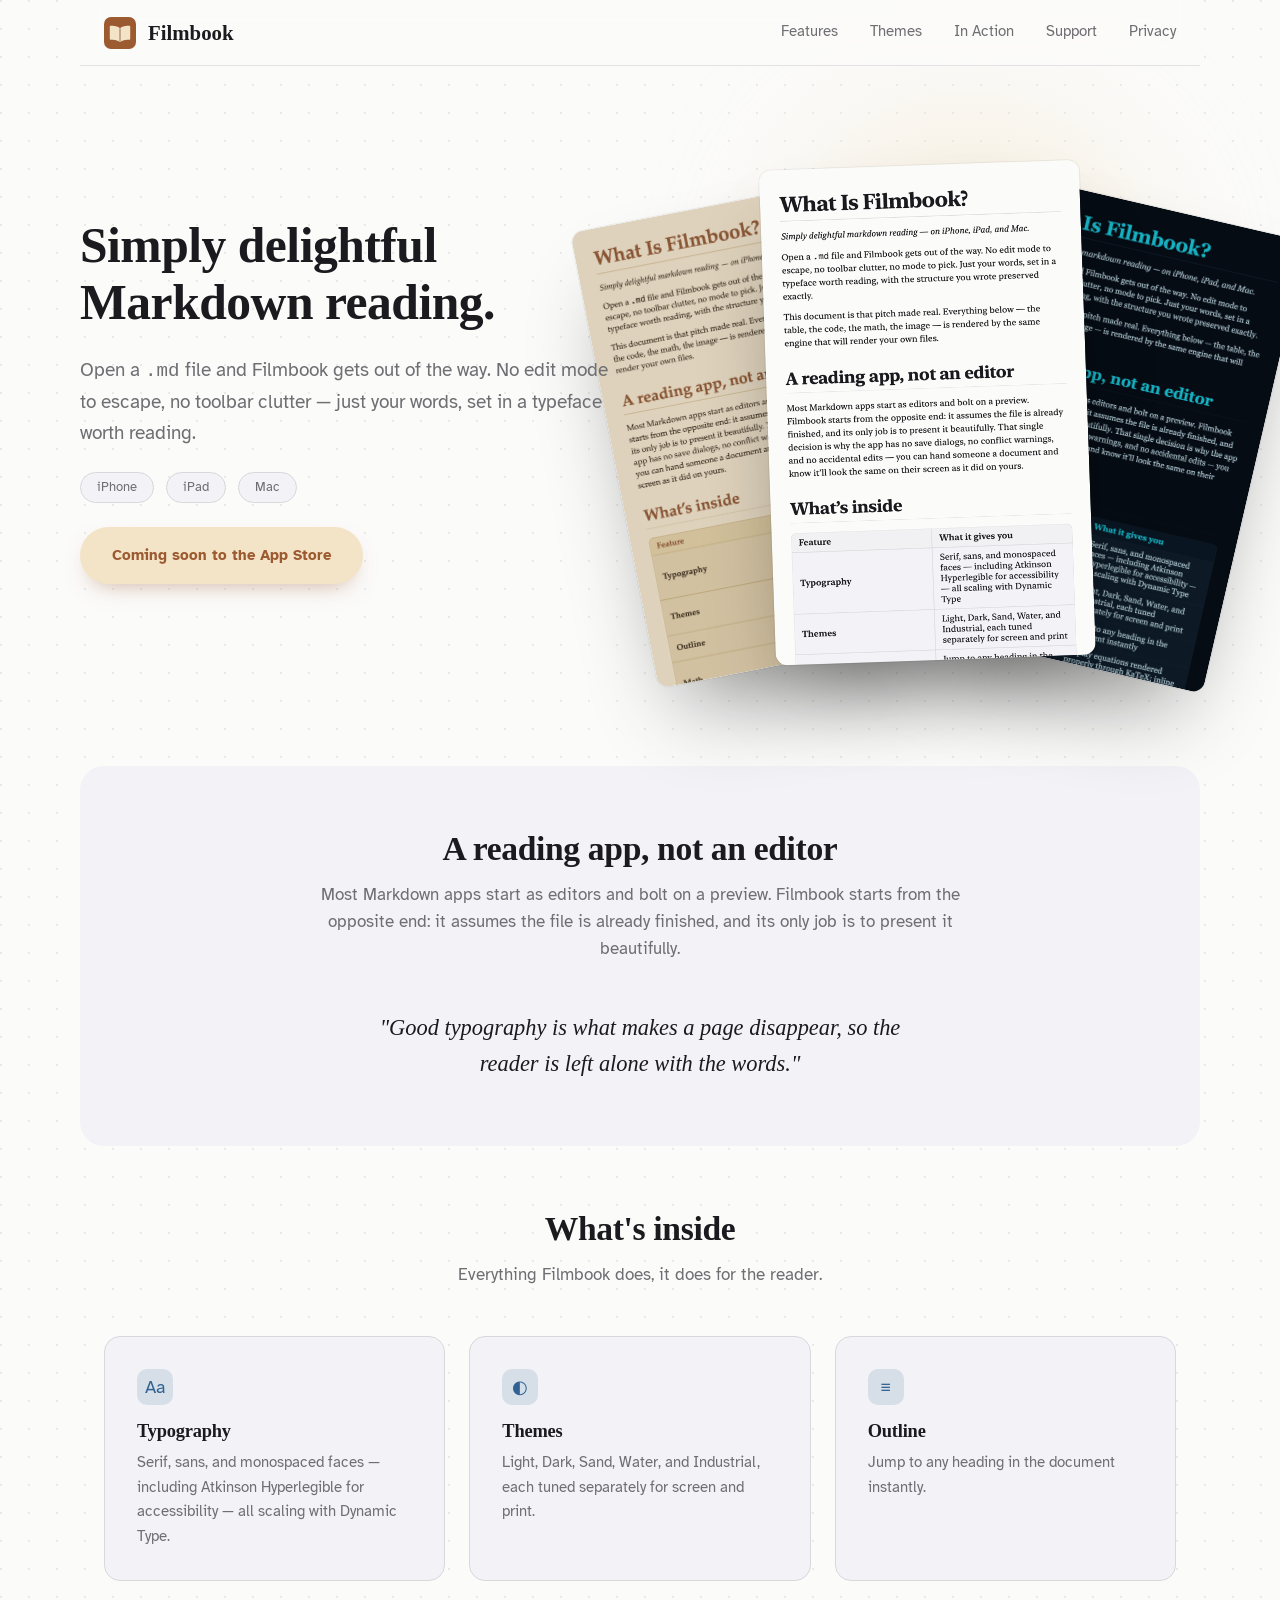
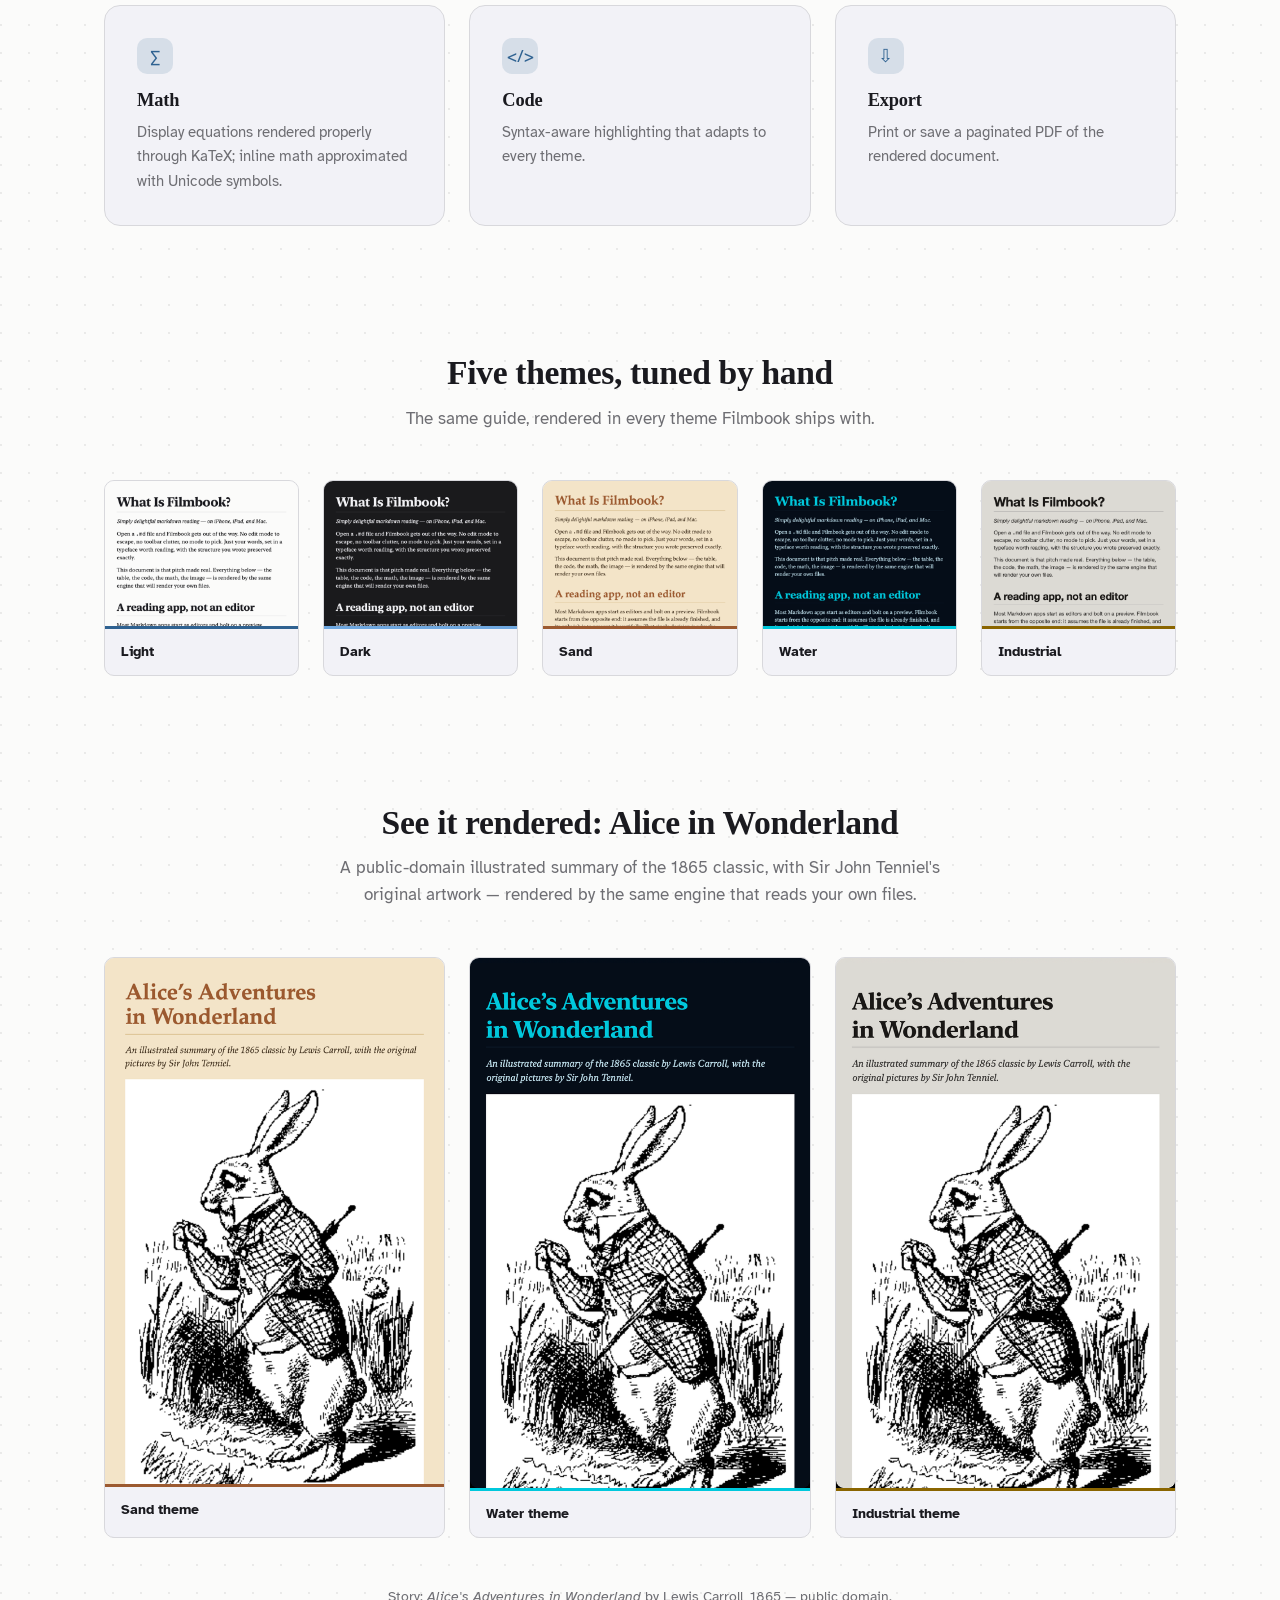
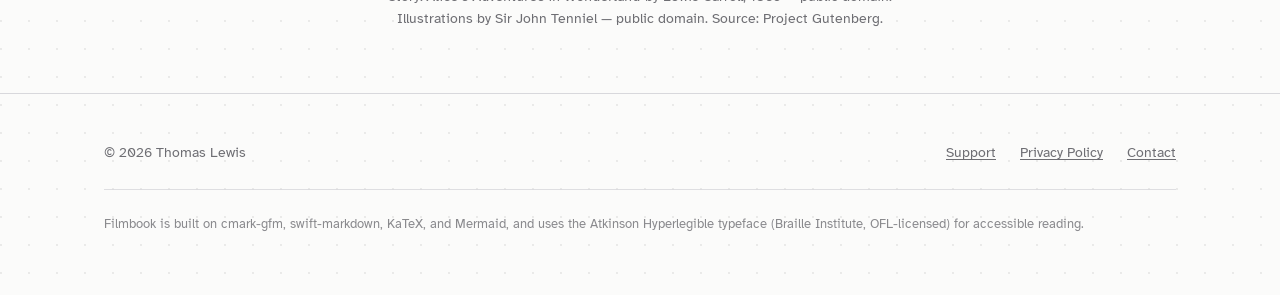
<file: index.html>
<!doctype html>
<html lang="en">
<head>
<meta charset="utf-8">
<meta name="viewport" content="width=device-width, initial-scale=1">
<title>Filmbook — Simply delightful Markdown reading</title>
<meta name="description" content="Filmbook is a read-only Markdown viewer for iPhone, iPad, and Mac. Open a .md file and read it beautifully — themes, typography, math, code, and print/PDF export, with no edit mode and no data collection.">

<link rel="icon" type="image/svg+xml" href="assets/img/icon-mark.svg">
<link rel="icon" type="image/png" sizes="32x32" href="assets/img/favicon-32.png">
<link rel="icon" type="image/png" sizes="16x16" href="assets/img/favicon-16.png">
<link rel="apple-touch-icon" href="assets/img/apple-touch-icon.png">

<meta property="og:title" content="Filmbook — Simply delightful Markdown reading">
<meta property="og:description" content="A read-only Markdown viewer for iPhone, iPad, and Mac. Themes, typography, math, code, and print/PDF export — no edit mode, no data collection.">
<meta property="og:image" content="assets/img/social-preview.png">
<meta property="og:type" content="website">
<meta name="twitter:card" content="summary_large_image">

<link rel="stylesheet" href="assets/css/style.css">
</head>
<body>

<header class="wrap site-header">
  <a class="brand" href="index.html">
    <img src="assets/img/icon-mark.svg" alt="">
    <span class="brand-name">Filmbook</span>
  </a>
  <nav class="site-nav">
    <a href="#features">Features</a>
    <a href="#themes">Themes</a>
    <a href="#alice">In Action</a>
    <a href="support.html">Support</a>
    <a href="privacy.html">Privacy</a>
  </nav>
</header>

<main>
  <section class="wrap hero">
    <div class="hero-copy">
      <h1>Simply delightful Markdown reading.</h1>
      <p class="lede">Open a <code>.md</code> file and Filmbook gets out of the way. No edit mode to escape, no toolbar clutter — just your words, set in a typeface worth reading.</p>
      <div class="platforms">
        <span class="platform-pill">iPhone</span>
        <span class="platform-pill">iPad</span>
        <span class="platform-pill">Mac</span>
      </div>
      <span class="coming-soon">Coming soon to the App Store</span>
    </div>
    <div class="hero-art">
      <div class="page-card back-left">
        <img src="assets/img/screenshots/mac-sand.png" alt="Filmbook rendering the What Is Filmbook guide, in the Sand theme">
      </div>
      <div class="page-card back-right">
        <img src="assets/img/screenshots/mac-water.png" alt="Filmbook rendering the What Is Filmbook guide, in the Water theme">
      </div>
      <div class="page-card front">
        <img src="assets/img/screenshots/mac-light.png" alt="Filmbook rendering the What Is Filmbook guide, in the Light theme">
      </div>
    </div>
  </section>

  <section class="wrap philosophy reveal">
    <div class="section-head">
      <h2>A reading app, not an editor</h2>
      <p>Most Markdown apps start as editors and bolt on a preview. Filmbook starts from the opposite end: it assumes the file is already finished, and its only job is to present it beautifully.</p>
    </div>
    <blockquote>"Good typography is what makes a page disappear, so the reader is left alone with the words."</blockquote>
  </section>

  <section class="wrap" id="features">
    <div class="section-head reveal">
      <h2>What's inside</h2>
      <p>Everything Filmbook does, it does for the reader.</p>
    </div>
    <div class="feature-grid">
      <div class="feature-card reveal">
        <div class="feature-icon" aria-hidden="true">Aa</div>
        <h3>Typography</h3>
        <p>Serif, sans, and monospaced faces — including Atkinson Hyperlegible for accessibility — all scaling with Dynamic Type.</p>
      </div>
      <div class="feature-card reveal">
        <div class="feature-icon" aria-hidden="true">◐</div>
        <h3>Themes</h3>
        <p>Light, Dark, Sand, Water, and Industrial, each tuned separately for screen and print.</p>
      </div>
      <div class="feature-card reveal">
        <div class="feature-icon" aria-hidden="true">≡</div>
        <h3>Outline</h3>
        <p>Jump to any heading in the document instantly.</p>
      </div>
      <div class="feature-card reveal">
        <div class="feature-icon" aria-hidden="true">∑</div>
        <h3>Math</h3>
        <p>Display equations rendered properly through KaTeX; inline math approximated with Unicode symbols.</p>
      </div>
      <div class="feature-card reveal">
        <div class="feature-icon" aria-hidden="true">&lt;/&gt;</div>
        <h3>Code</h3>
        <p>Syntax-aware highlighting that adapts to every theme.</p>
      </div>
      <div class="feature-card reveal">
        <div class="feature-icon" aria-hidden="true">⇩</div>
        <h3>Export</h3>
        <p>Print or save a paginated PDF of the rendered document.</p>
      </div>
    </div>
  </section>

  <section class="wrap" id="themes">
    <div class="section-head reveal">
      <h2>Five themes, tuned by hand</h2>
      <p>The same guide, rendered in every theme Filmbook ships with.</p>
    </div>
    <div class="theme-gallery">
      <figure class="theme-card reveal" style="--card-accent:#2F6291">
        <div class="theme-shot-wrap"><img src="assets/img/screenshots/mac-light.png" alt="Light theme"></div>
        <figcaption>Light</figcaption>
      </figure>
      <figure class="theme-card reveal" style="--card-accent:#6FA8E0">
        <div class="theme-shot-wrap"><img src="assets/img/screenshots/mac-dark.png" alt="Dark theme"></div>
        <figcaption>Dark</figcaption>
      </figure>
      <figure class="theme-card reveal" style="--card-accent:#9C5A30">
        <div class="theme-shot-wrap"><img src="assets/img/screenshots/mac-sand.png" alt="Sand theme"></div>
        <figcaption>Sand</figcaption>
      </figure>
      <figure class="theme-card reveal" style="--card-accent:#00C8DC">
        <div class="theme-shot-wrap"><img src="assets/img/screenshots/mac-water.png" alt="Water theme"></div>
        <figcaption>Water</figcaption>
      </figure>
      <figure class="theme-card reveal" style="--card-accent:#8A6500">
        <div class="theme-shot-wrap"><img src="assets/img/screenshots/mac-industrial.png" alt="Industrial theme"></div>
        <figcaption>Industrial</figcaption>
      </figure>
    </div>
  </section>

  <section class="wrap alice reveal" id="alice">
    <div class="section-head">
      <h2>See it rendered: Alice in Wonderland</h2>
      <p>A public-domain illustrated summary of the 1865 classic, with Sir John Tenniel's original artwork — rendered by the same engine that reads your own files.</p>
    </div>
    <div class="alice-grid">
      <figure style="--card-accent:#9C5A30">
        <img src="assets/img/screenshots/mac-alice-sand.png" alt="Alice in Wonderland rendered in Filmbook's Sand theme, showing the White Rabbit illustration">
        <figcaption>Sand theme</figcaption>
      </figure>
      <figure style="--card-accent:#00C8DC">
        <img src="assets/img/screenshots/mac-alice-water.png" alt="Alice in Wonderland rendered in Filmbook's Water theme, showing the White Rabbit illustration">
        <figcaption>Water theme</figcaption>
      </figure>
      <figure style="--card-accent:#8A6500">
        <img src="assets/img/screenshots/mac-alice-industrial.png" alt="Alice in Wonderland rendered in Filmbook's Industrial theme, showing the White Rabbit illustration">
        <figcaption>Industrial theme</figcaption>
      </figure>
    </div>
    <p class="alice-credit">Story: <em>Alice's Adventures in Wonderland</em> by Lewis Carroll, 1865 — public domain. Illustrations by Sir John Tenniel — public domain. Source: Project Gutenberg.</p>
  </section>
</main>

<footer class="site-footer">
  <div class="wrap">
    <div class="footer-grid">
      <span>© 2026 Thomas Lewis</span>
      <nav class="footer-links">
        <a href="support.html">Support</a>
        <a href="privacy.html">Privacy Policy</a>
        <a href="mailto:theseattlegang@gmail.com">Contact</a>
      </nav>
    </div>
    <p class="credits">Filmbook is built on cmark-gfm, swift-markdown, KaTeX, and Mermaid, and uses the Atkinson Hyperlegible typeface (Braille Institute, OFL-licensed) for accessible reading.</p>
  </div>
</footer>

<script src="assets/js/reveal.js"></script>
</body>
</html>
</file>
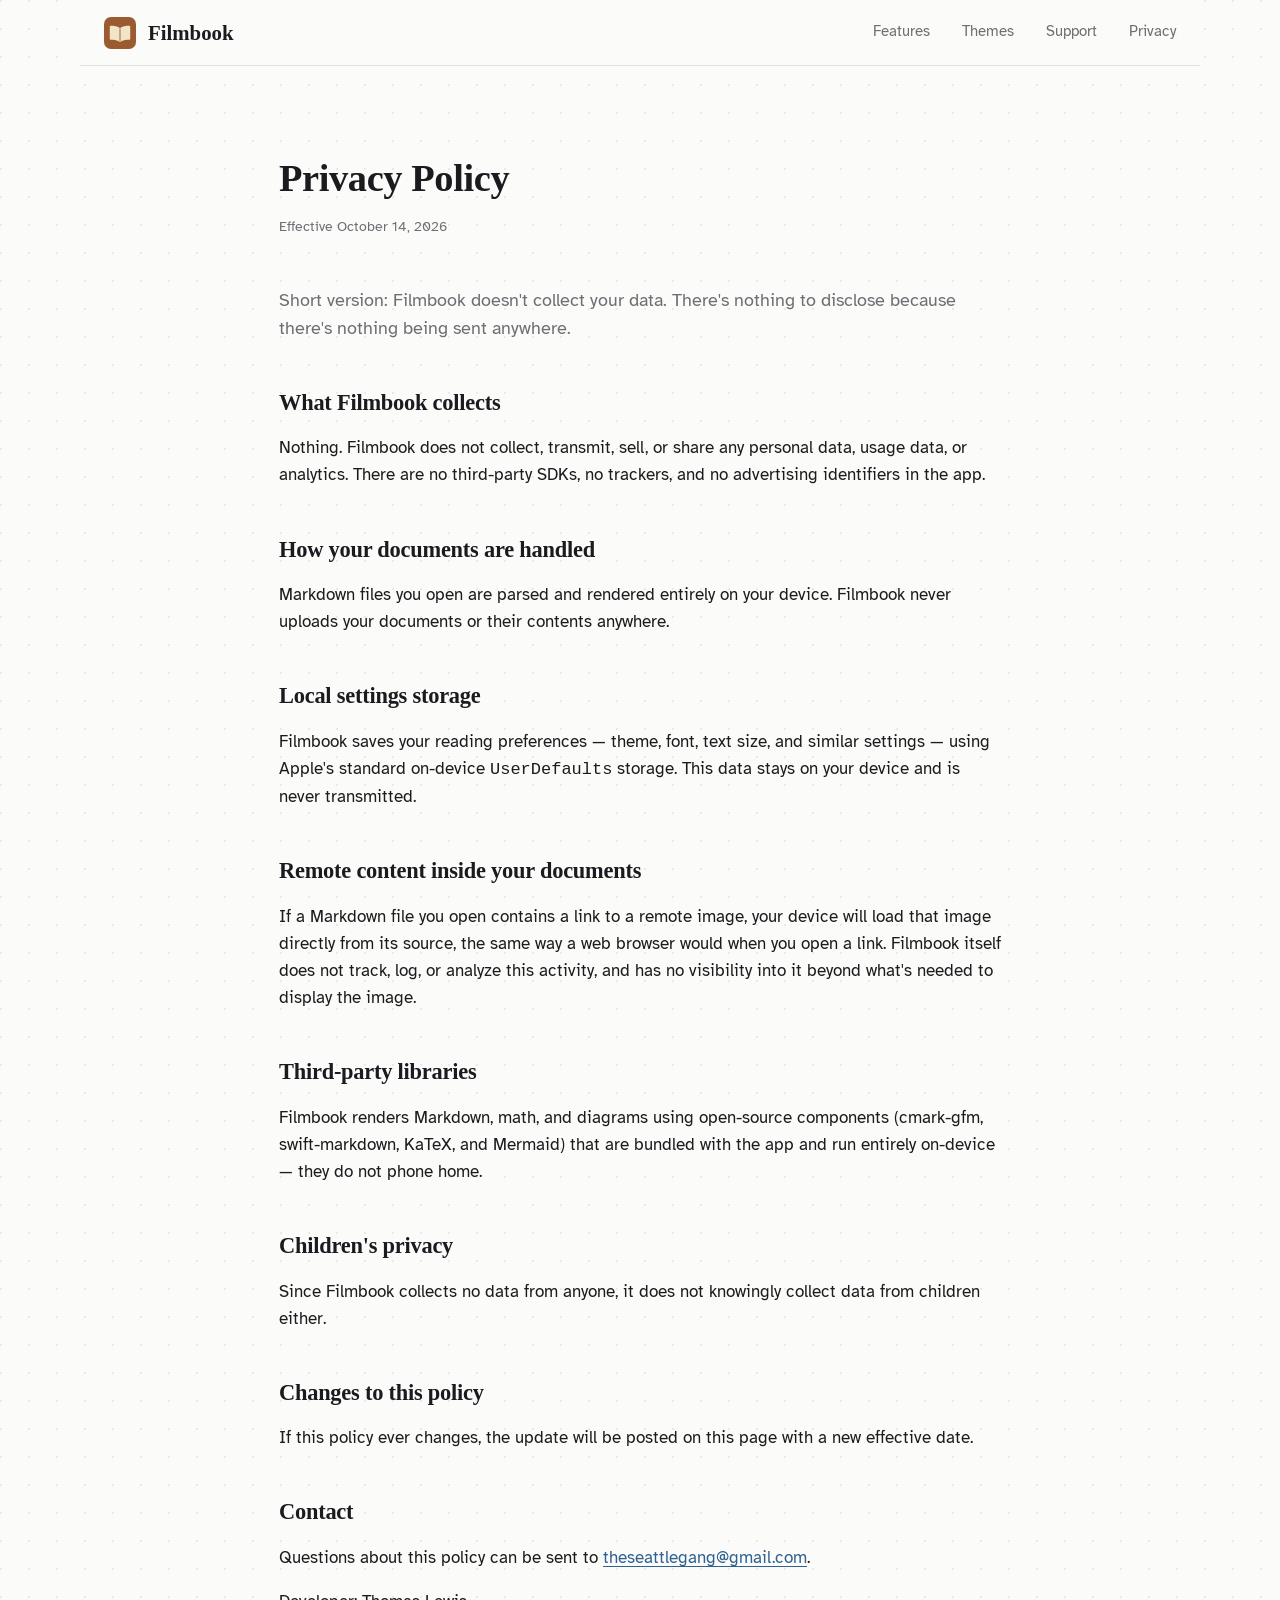
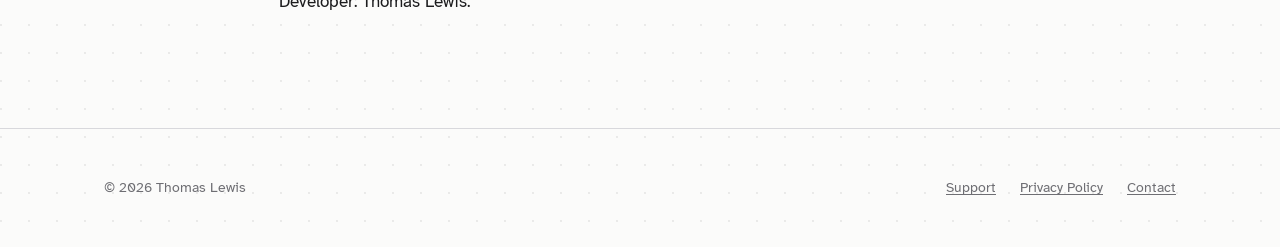
<file: privacy.html>
<!doctype html>
<html lang="en">
<head>
<meta charset="utf-8">
<meta name="viewport" content="width=device-width, initial-scale=1">
<title>Privacy Policy — Filmbook</title>
<meta name="description" content="Filmbook's privacy policy: no data collection, no tracking, no analytics. Documents are processed entirely on-device.">
<link rel="icon" type="image/svg+xml" href="assets/img/icon-mark.svg">
<link rel="apple-touch-icon" href="assets/img/apple-touch-icon.png">
<link rel="stylesheet" href="assets/css/style.css">
</head>
<body>

<header class="wrap site-header">
  <a class="brand" href="index.html">
    <img src="assets/img/icon-mark.svg" alt="">
    <span class="brand-name">Filmbook</span>
  </a>
  <nav class="site-nav">
    <a href="index.html#features">Features</a>
    <a href="index.html#themes">Themes</a>
    <a href="support.html">Support</a>
    <a href="privacy.html">Privacy</a>
  </nav>
</header>

<main class="doc">
  <h1>Privacy Policy</h1>
  <p class="meta">Effective October 14, 2026</p>

  <p class="lede">Short version: Filmbook doesn't collect your data. There's nothing to disclose because there's nothing being sent anywhere.</p>

  <h2>What Filmbook collects</h2>
  <p>Nothing. Filmbook does not collect, transmit, sell, or share any personal data, usage data, or analytics. There are no third-party SDKs, no trackers, and no advertising identifiers in the app.</p>

  <h2>How your documents are handled</h2>
  <p>Markdown files you open are parsed and rendered entirely on your device. Filmbook never uploads your documents or their contents anywhere.</p>

  <h2>Local settings storage</h2>
  <p>Filmbook saves your reading preferences — theme, font, text size, and similar settings — using Apple's standard on-device <code>UserDefaults</code> storage. This data stays on your device and is never transmitted.</p>

  <h2>Remote content inside your documents</h2>
  <p>If a Markdown file you open contains a link to a remote image, your device will load that image directly from its source, the same way a web browser would when you open a link. Filmbook itself does not track, log, or analyze this activity, and has no visibility into it beyond what's needed to display the image.</p>

  <h2>Third-party libraries</h2>
  <p>Filmbook renders Markdown, math, and diagrams using open-source components (cmark-gfm, swift-markdown, KaTeX, and Mermaid) that are bundled with the app and run entirely on-device — they do not phone home.</p>

  <h2>Children's privacy</h2>
  <p>Since Filmbook collects no data from anyone, it does not knowingly collect data from children either.</p>

  <h2>Changes to this policy</h2>
  <p>If this policy ever changes, the update will be posted on this page with a new effective date.</p>

  <h2>Contact</h2>
  <p>Questions about this policy can be sent to <a href="mailto:theseattlegang@gmail.com">theseattlegang@gmail.com</a>.</p>
  <p>Developer: Thomas Lewis.</p>
</main>

<footer class="site-footer">
  <div class="wrap">
    <div class="footer-grid">
      <span>© 2026 Thomas Lewis</span>
      <nav class="footer-links">
        <a href="support.html">Support</a>
        <a href="privacy.html">Privacy Policy</a>
        <a href="mailto:theseattlegang@gmail.com">Contact</a>
      </nav>
    </div>
  </div>
</footer>

</body>
</html>
</file>
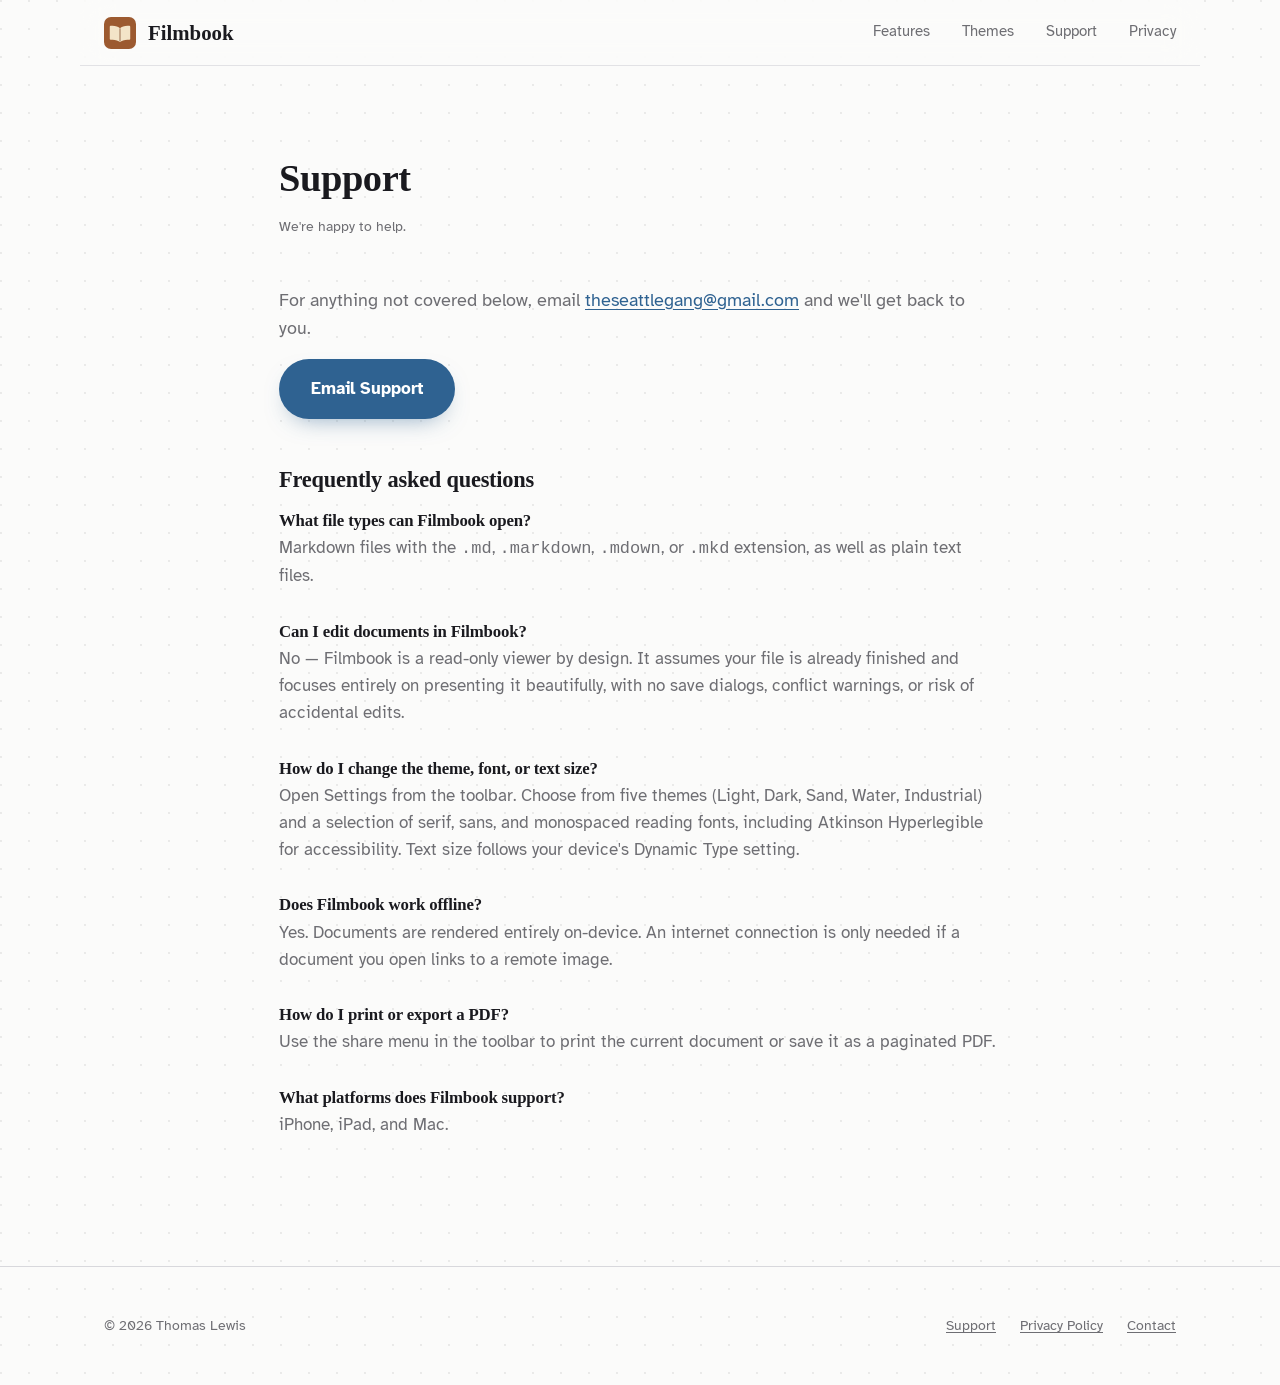
<file: support.html>
<!doctype html>
<html lang="en">
<head>
<meta charset="utf-8">
<meta name="viewport" content="width=device-width, initial-scale=1">
<title>Support — Filmbook</title>
<meta name="description" content="Get help with Filmbook, the Markdown viewer for iPhone, iPad, and Mac.">
<link rel="icon" type="image/svg+xml" href="assets/img/icon-mark.svg">
<link rel="apple-touch-icon" href="assets/img/apple-touch-icon.png">
<link rel="stylesheet" href="assets/css/style.css">
</head>
<body>

<header class="wrap site-header">
  <a class="brand" href="index.html">
    <img src="assets/img/icon-mark.svg" alt="">
    <span class="brand-name">Filmbook</span>
  </a>
  <nav class="site-nav">
    <a href="index.html#features">Features</a>
    <a href="index.html#themes">Themes</a>
    <a href="support.html">Support</a>
    <a href="privacy.html">Privacy</a>
  </nav>
</header>

<main class="doc">
  <h1>Support</h1>
  <p class="meta">We're happy to help.</p>

  <p class="lede">For anything not covered below, email <a href="mailto:theseattlegang@gmail.com">theseattlegang@gmail.com</a> and we'll get back to you.</p>

  <a class="button" href="mailto:theseattlegang@gmail.com">Email Support</a>

  <h2>Frequently asked questions</h2>

  <div class="faq-item">
    <h3>What file types can Filmbook open?</h3>
    <p>Markdown files with the <code>.md</code>, <code>.markdown</code>, <code>.mdown</code>, or <code>.mkd</code> extension, as well as plain text files.</p>
  </div>

  <div class="faq-item">
    <h3>Can I edit documents in Filmbook?</h3>
    <p>No — Filmbook is a read-only viewer by design. It assumes your file is already finished and focuses entirely on presenting it beautifully, with no save dialogs, conflict warnings, or risk of accidental edits.</p>
  </div>

  <div class="faq-item">
    <h3>How do I change the theme, font, or text size?</h3>
    <p>Open Settings from the toolbar. Choose from five themes (Light, Dark, Sand, Water, Industrial) and a selection of serif, sans, and monospaced reading fonts, including Atkinson Hyperlegible for accessibility. Text size follows your device's Dynamic Type setting.</p>
  </div>

  <div class="faq-item">
    <h3>Does Filmbook work offline?</h3>
    <p>Yes. Documents are rendered entirely on-device. An internet connection is only needed if a document you open links to a remote image.</p>
  </div>

  <div class="faq-item">
    <h3>How do I print or export a PDF?</h3>
    <p>Use the share menu in the toolbar to print the current document or save it as a paginated PDF.</p>
  </div>

  <div class="faq-item">
    <h3>What platforms does Filmbook support?</h3>
    <p>iPhone, iPad, and Mac.</p>
  </div>
</main>

<footer class="site-footer">
  <div class="wrap">
    <div class="footer-grid">
      <span>© 2026 Thomas Lewis</span>
      <nav class="footer-links">
        <a href="support.html">Support</a>
        <a href="privacy.html">Privacy Policy</a>
        <a href="mailto:theseattlegang@gmail.com">Contact</a>
      </nav>
    </div>
  </div>
</footer>

</body>
</html>
</file>
<file: assets/css/style.css>
/* Filmbook marketing site
   Palette and type choices mirror the app's own Light/Sand/Dark themes
   (see Themes.swift in the Filmbook app) for brand continuity. */

@font-face {
  font-family: "Atkinson Hyperlegible";
  src: url("../fonts/AtkinsonHyperlegible-Regular.ttf") format("truetype");
  font-weight: 400;
  font-style: normal;
  font-display: swap;
}
@font-face {
  font-family: "Atkinson Hyperlegible";
  src: url("../fonts/AtkinsonHyperlegible-Bold.ttf") format("truetype");
  font-weight: 700;
  font-style: normal;
  font-display: swap;
}
@font-face {
  font-family: "Atkinson Hyperlegible";
  src: url("../fonts/AtkinsonHyperlegible-Italic.ttf") format("truetype");
  font-weight: 400;
  font-style: italic;
  font-display: swap;
}
@font-face {
  font-family: "Atkinson Hyperlegible";
  src: url("../fonts/AtkinsonHyperlegible-BoldItalic.ttf") format("truetype");
  font-weight: 700;
  font-style: italic;
  font-display: swap;
}

:root {
  /* Spacing scale -- every margin/padding/gap in this file is one of these */
  --space-3xs: 4px;
  --space-2xs: 8px;
  --space-xs: 12px;
  --space-sm: 16px;
  --space-md: 24px;
  --space-lg: 32px;
  --space-xl: 48px;
  --space-2xl: 64px;
  --space-3xl: 96px;

  --bg: #fbfbfa;
  --surface: #f2f2f7;
  --text: #1c1c1e;
  --text-secondary: #6e6e73;
  --heading: #1a1a1f;
  --accent: #2f6291;
  --accent-rgb: 47, 98, 145;
  --rule: #d8d8dc;

  --sand-bg: #f3e4c8;
  --sand-surface: #e7d2a8;
  --sand-heading: #9c5a30;
  --sand-accent: #35707d;
  --sand-text: #3a2a18;

  --water-bg: #050d18;
  --water-heading: #00c8dc;

  --font-serif: Georgia, "Iowan Old Style", "Palatino", serif;
  --font-sans: "Atkinson Hyperlegible", -apple-system, BlinkMacSystemFont, "Segoe UI", sans-serif;

  --measure: 70ch;
  --radius-sm: 10px;
  --radius-md: 16px;
  --radius-lg: 24px;
  --ease: cubic-bezier(0.16, 1, 0.3, 1);
}

@media (prefers-color-scheme: dark) {
  :root {
    --bg: #1a1a1c;
    --surface: #2a2a2d;
    --text: #e6e6ea;
    --text-secondary: #9a9aa0;
    --heading: #f3f3f6;
    --accent: #6fa8e0;
    --accent-rgb: 111, 168, 224;
    --rule: #3a3a3e;
  }
}

* { box-sizing: border-box; }

html { scroll-behavior: smooth; }

body {
  margin: 0;
  background:
    radial-gradient(circle at 1px 1px, rgba(127, 127, 127, 0.14) 1px, transparent 0) 0 0 / 28px 28px,
    var(--bg);
  color: var(--text);
  font-family: var(--font-sans);
  font-size: 17px;
  line-height: 1.6;
  -webkit-font-smoothing: antialiased;
}

a { color: var(--accent); }
a:not(.button):not(.brand) { text-underline-offset: 0.15em; }

img { max-width: 100%; display: block; }

h1, h2, h3 {
  font-family: var(--font-serif);
  color: var(--heading);
  line-height: 1.15;
  letter-spacing: -0.01em;
}

.wrap {
  max-width: 1120px;
  margin: 0 auto;
  /* padding-left/right only (never a `padding` shorthand) so this never
     fights with a section's own vertical padding -- .wrap is a class and
     would otherwise always beat the `section { padding: ... }` type
     selector regardless of source order, zeroing out top/bottom spacing
     on any <section class="wrap"> that doesn't also carry its own
     padding-setting class. */
  padding-left: var(--space-md);
  padding-right: var(--space-md);
}

/* Header */

.site-header {
  position: sticky;
  top: 0;
  z-index: 50;
  display: flex;
  align-items: center;
  justify-content: space-between;
  padding: var(--space-sm) var(--space-md);
  background: color-mix(in srgb, var(--bg) 78%, transparent);
  backdrop-filter: blur(16px) saturate(160%);
  -webkit-backdrop-filter: blur(16px) saturate(160%);
  border-bottom: 1px solid color-mix(in srgb, var(--rule) 70%, transparent);
}

.site-header.wrap { display: flex; }

.brand {
  display: flex;
  align-items: center;
  gap: var(--space-xs);
  text-decoration: none;
  color: var(--heading);
  transition: transform 0.3s var(--ease);
}

.brand:hover { transform: translateY(-1px) scale(1.02); }

.brand img { width: 32px; height: 32px; }

.brand-name {
  font-family: var(--font-serif);
  font-weight: 700;
  font-size: 1.3rem;
}

.site-nav {
  display: flex;
  gap: var(--space-lg);
  flex-wrap: wrap;
}

.site-nav a {
  position: relative;
  color: var(--text-secondary);
  text-decoration: none;
  font-size: 0.95rem;
  padding-bottom: 2px;
}

.site-nav a::after {
  content: "";
  position: absolute;
  left: 0;
  right: 100%;
  bottom: 0;
  height: 1.5px;
  background: var(--accent);
  transition: right 0.25s var(--ease);
}

.site-nav a:hover { color: var(--heading); }
.site-nav a:hover::after { right: 0; }

/* Hero */

.hero {
  display: grid;
  grid-template-columns: 1fr 1fr;
  gap: var(--space-2xl);
  align-items: center;
  padding: var(--space-2xl) 0 var(--space-3xl);
  position: relative;
}

.hero-copy {
  display: flex;
  flex-direction: column;
  align-items: flex-start;
  gap: var(--space-md);
  position: relative;
  z-index: 1;
}

.hero h1 {
  font-size: clamp(2.4rem, 4vw, 3.1rem);
  margin: 0;
}

.hero p.lede {
  font-size: 1.2rem;
  color: var(--text-secondary);
  max-width: 46ch;
  margin: 0;
}

.platforms {
  display: flex;
  gap: var(--space-xs);
  flex-wrap: wrap;
}

.platform-pill {
  font-size: 0.82rem;
  padding: var(--space-3xs) var(--space-sm);
  border-radius: 999px;
  background: var(--surface);
  color: var(--text-secondary);
  border: 1px solid var(--rule);
}

.coming-soon {
  display: inline-flex;
  align-items: center;
  gap: var(--space-2xs);
  padding: var(--space-sm) var(--space-lg);
  border-radius: 999px;
  background: var(--sand-bg);
  color: var(--sand-heading);
  font-weight: 700;
  font-size: 0.95rem;
  box-shadow: 0 10px 24px -12px rgba(156, 90, 48, 0.55);
  animation: float 5s ease-in-out infinite;
}

@keyframes float {
  0%, 100% { transform: translateY(0); }
  50% { transform: translateY(-5px); }
}

/* Hero: a fanned stack of themed screenshots (a "hand of cards"/stacked
   book pages) with a warm glow behind the front page, rather than a
   device-hardware mockup -- leans into the book/paper metaphor instead
   of competing with Apple's own product photography. */

.hero-art {
  position: relative;
  height: 540px;
  z-index: 0;
}

.hero-art::before {
  content: "";
  position: absolute;
  width: 360px;
  height: 360px;
  border-radius: 50%;
  background: var(--sand-bg);
  opacity: 0.5;
  filter: blur(70px);
  top: -20px;
  right: 10%;
  z-index: -1;
}

.page-card {
  position: absolute;
  bottom: 10px;
  left: 50%;
  width: 300px;
  border-radius: 12px;
  overflow: hidden;
  box-shadow: 0 50px 90px -30px rgba(0, 0, 0, 0.45), 0 0 0 1px rgba(0, 0, 0, 0.06);
  transform-origin: bottom center;
  transition: transform 0.4s var(--ease);
}

.page-card img { display: block; width: 100%; }

.page-card.back-left {
  transform: translateX(-50%) translateX(-130px) rotate(-11deg);
  z-index: 1;
  filter: saturate(0.85) brightness(0.92);
}

.page-card.back-right {
  transform: translateX(-50%) translateX(120px) rotate(13deg);
  z-index: 2;
  filter: saturate(0.85) brightness(0.92);
}

.page-card.front {
  transform: translateX(-50%) rotate(-2deg);
  z-index: 3;
  width: 320px;
}

.hero-art:hover .page-card.back-left { transform: translateX(-50%) translateX(-150px) rotate(-14deg); }
.hero-art:hover .page-card.back-right { transform: translateX(-50%) translateX(140px) rotate(16deg); }
.hero-art:hover .page-card.front { transform: translateX(-50%) rotate(-2deg) translateY(-10px); }

/* Sections */

section { padding: var(--space-2xl) 0; }
section[id] { scroll-margin-top: var(--space-2xl); }

.section-head { max-width: 60ch; margin: 0 auto var(--space-xl); text-align: center; }
.section-head h2 { font-size: 2.1rem; margin: 0 0 var(--space-xs); }
.section-head p { color: var(--text-secondary); margin: 0; }

.philosophy {
  background: var(--surface);
  border-radius: var(--radius-lg);
  padding: var(--space-2xl) var(--space-md);
}

.philosophy blockquote {
  font-family: var(--font-serif);
  font-style: italic;
  font-size: 1.4rem;
  color: var(--heading);
  max-width: 50ch;
  margin: var(--space-md) auto 0;
  text-align: center;
  border: none;
  padding: 0;
}

/* Reveal-on-scroll */

.reveal {
  opacity: 0;
  transform: translateY(20px);
  transition: opacity 0.7s var(--ease), transform 0.7s var(--ease);
}
.reveal.is-visible { opacity: 1; transform: none; }

/* Feature grid */

.feature-grid {
  display: grid;
  grid-template-columns: repeat(3, 1fr);
  gap: var(--space-md);
}

.feature-card {
  padding: var(--space-lg);
  border-radius: var(--radius-md);
  background: var(--surface);
  border: 1px solid var(--rule);
  transition: transform 0.35s var(--ease), box-shadow 0.35s var(--ease), border-color 0.35s var(--ease);
}

.feature-card:hover {
  transform: translateY(-5px);
  box-shadow: 0 24px 48px -28px rgba(var(--accent-rgb), 0.5);
  border-color: color-mix(in srgb, var(--accent) 40%, var(--rule));
}

.feature-card .feature-icon {
  width: 36px;
  height: 36px;
  border-radius: 10px;
  display: flex;
  align-items: center;
  justify-content: center;
  background: color-mix(in srgb, var(--accent) 14%, transparent);
  color: var(--accent);
  margin-bottom: var(--space-sm);
  font-size: 1.1rem;
}

.feature-card h3 {
  font-size: 1.15rem;
  margin: 0 0 var(--space-2xs);
}

.feature-card p {
  color: var(--text-secondary);
  margin: 0;
  font-size: 0.96rem;
}

/* Theme gallery */

.theme-gallery {
  display: grid;
  grid-template-columns: repeat(5, 1fr);
  gap: var(--space-md);
}

.theme-card {
  --card-accent: var(--accent);
  border-radius: var(--radius-sm);
  overflow: hidden;
  border: 1px solid var(--rule);
  background: var(--surface);
  margin: 0;
  transition: transform 0.35s var(--ease), box-shadow 0.35s var(--ease);
}

.theme-card:hover {
  transform: translateY(-6px) scale(1.015);
  box-shadow: 0 24px 44px -24px var(--card-accent);
}

.theme-card .theme-shot-wrap { overflow: hidden; }

.theme-card img {
  aspect-ratio: 4/3;
  object-fit: cover;
  object-position: top;
  transition: transform 0.5s var(--ease);
}

.theme-card:hover img { transform: scale(1.06); }

.theme-card figcaption {
  padding: var(--space-xs) var(--space-sm);
  font-size: 0.85rem;
  font-weight: 700;
  color: var(--heading);
  border-top: 3px solid var(--card-accent);
}

/* Alice showcase — cards match the .theme-card treatment used in the Themes
   section above, rather than a boxed/colored section, so the page reads as
   one consistent system. */

.alice-grid {
  display: grid;
  grid-template-columns: repeat(3, 1fr);
  gap: var(--space-md);
}

.alice-grid figure {
  --card-accent: var(--accent);
  margin: 0;
  border-radius: var(--radius-sm);
  overflow: hidden;
  border: 1px solid var(--rule);
  background: var(--surface);
  transition: transform 0.35s var(--ease), box-shadow 0.35s var(--ease);
}

.alice-grid figure:hover {
  transform: translateY(-6px) scale(1.015);
  box-shadow: 0 24px 44px -24px var(--card-accent);
}

.alice-grid img {
  display: block;
  width: 100%;
  transition: transform 0.5s var(--ease);
}

.alice-grid figure:hover img { transform: scale(1.06); }

.alice-grid figcaption {
  padding: var(--space-xs) var(--space-sm);
  font-size: 0.85rem;
  font-weight: 700;
  color: var(--heading);
  border-top: 3px solid var(--card-accent);
}

.alice-credit {
  max-width: 60ch;
  margin: var(--space-xl) auto 0;
  text-align: center;
  font-size: 0.85rem;
  color: var(--text-secondary);
}

/* Footer */

.site-footer {
  border-top: 1px solid var(--rule);
  padding: var(--space-xl) 0;
  color: var(--text-secondary);
  font-size: 0.88rem;
}

.site-footer .footer-grid {
  display: flex;
  justify-content: space-between;
  flex-wrap: wrap;
  gap: var(--space-md);
}

.site-footer a { color: var(--text-secondary); }
.site-footer a:hover { color: var(--accent); }

.footer-links {
  display: flex;
  gap: var(--space-md);
  flex-wrap: wrap;
}

.credits {
  margin-top: var(--space-md);
  padding-top: var(--space-md);
  border-top: 1px solid var(--rule);
  font-size: 0.8rem;
  opacity: 0.8;
}

/* Simple pages (support / privacy) */

.doc {
  max-width: var(--measure);
  margin: 0 auto;
  padding: var(--space-2xl) var(--space-md) var(--space-3xl);
}

.doc h1 { font-size: 2.4rem; margin-bottom: var(--space-2xs); }
.doc .meta { color: var(--text-secondary); margin-bottom: var(--space-xl); font-size: 0.9rem; }
.doc h2 { font-size: 1.4rem; margin-top: var(--space-xl); }
.doc p, .doc li { color: var(--text); }
.doc .lede { color: var(--text-secondary); font-size: 1.1rem; }

.faq-item { margin-bottom: var(--space-lg); }
.faq-item h3 { font-size: 1.05rem; margin: 0 0 var(--space-3xs); color: var(--heading); }
.faq-item p { margin: 0; color: var(--text-secondary); }

.button {
  display: inline-flex;
  align-items: center;
  gap: var(--space-2xs);
  padding: var(--space-sm) var(--space-lg);
  border-radius: 999px;
  background: var(--accent);
  color: white;
  text-decoration: none;
  font-weight: 700;
  transition: transform 0.3s var(--ease), box-shadow 0.3s var(--ease);
  box-shadow: 0 10px 24px -12px rgba(var(--accent-rgb), 0.6);
}

.button:hover { transform: translateY(-2px); box-shadow: 0 16px 32px -14px rgba(var(--accent-rgb), 0.7); }

@media (max-width: 860px) {
  .hero { grid-template-columns: 1fr; padding-top: var(--space-lg); }
  .hero-copy { align-items: center; text-align: center; }
  .hero p.lede { max-width: 52ch; }
  .platforms, .hero-copy { align-items: center; }
  /* Collapse the fanned stack into one centered, normal-flow card -- the
     absolute-position offsets above are only tuned for the two-column
     desktop width, so don't try to reuse them here. */
  .hero-art {
    height: auto;
    margin-top: var(--space-2xl);
    display: flex;
    justify-content: center;
  }
  .hero-art::before { display: none; }
  .page-card.back-left, .page-card.back-right { display: none; }
  .page-card.front {
    position: static;
    width: 100%;
    max-width: 360px;
    transform: none;
  }
  .feature-grid { grid-template-columns: 1fr 1fr; }
  .theme-gallery { grid-template-columns: repeat(2, 1fr); }
  .alice-grid { grid-template-columns: repeat(2, 1fr); }
  .site-header.wrap {
    flex-direction: column;
    gap: var(--space-sm);
  }
  .site-nav { gap: var(--space-sm); justify-content: center; }
}

@media (max-width: 560px) {
  .feature-grid { grid-template-columns: 1fr; }
  .theme-gallery { grid-template-columns: 1fr; }
  .alice-grid { grid-template-columns: 1fr; }
}

@media (prefers-reduced-motion: reduce) {
  html { scroll-behavior: auto; }
  .reveal { opacity: 1; transform: none; transition: none; }
  .coming-soon { animation: none; }
  .device, .brand, .button, .feature-card, .theme-card, .theme-card img, .alice-grid figure {
    transition: none;
  }
}
</file>
